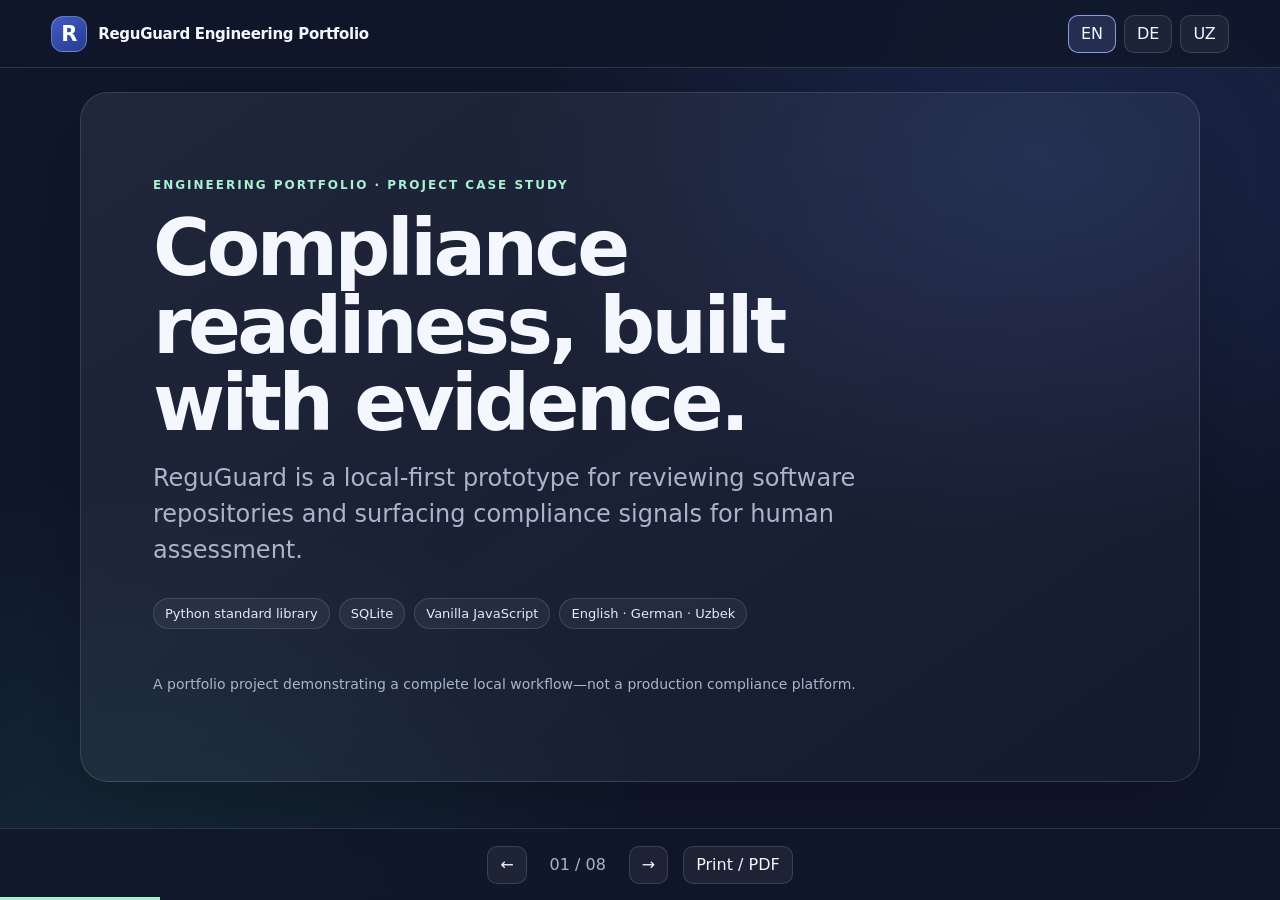
<file: docs/portfolio-presentation.html>
<!doctype html>
<html lang="en">
  <head>
    <meta charset="utf-8">
    <meta name="viewport" content="width=device-width, initial-scale=1">
    <meta name="description" content="A multilingual engineering portfolio case study for the ReguGuard local compliance-readiness MVP.">
    <meta name="theme-color" content="#10172b">
    <title>ReguGuard — Engineering Portfolio</title>
    <style>
      :root {
        color-scheme: dark;
        --ink: #f5f7ff;
        --muted: #aab4ca;
        --line: rgb(255 255 255 / 13%);
        --panel: rgb(255 255 255 / 6%);
        --blue: #a8b8ff;
        --mint: #a7f0d2;
        font-family: "Segoe UI", system-ui, sans-serif;
        font-synthesis: none;
        text-rendering: optimizeLegibility;
      }
      * { box-sizing: border-box; }
      body {
        min-width: 320px;
        min-height: 100vh;
        margin: 0;
        color: var(--ink);
        background:
          radial-gradient(ellipse at 82% 18%, rgb(62 82 164 / 28%), transparent 34rem),
          radial-gradient(ellipse at 10% 100%, rgb(46 131 111 / 17%), transparent 34rem),
          #10172b;
      }
      button, a { font: inherit; }
      button:focus-visible, a:focus-visible { outline: 3px solid var(--mint); outline-offset: 3px; }
      .toolbar {
        position: fixed;
        z-index: 3;
        inset: 0 0 auto;
        display: flex;
        min-height: 68px;
        align-items: center;
        justify-content: space-between;
        gap: 16px;
        padding: 12px clamp(16px, 4vw, 56px);
        border-bottom: 1px solid var(--line);
        background: rgb(16 23 43 / 88%);
        backdrop-filter: blur(14px);
      }
      .brand { display: flex; align-items: center; gap: 11px; font-size: 15px; font-weight: 750; letter-spacing: -.3px; }
      .brand-mark {
        display: grid;
        width: 36px;
        height: 36px;
        place-items: center;
        border: 1px solid rgb(255 255 255 / 28%);
        border-radius: 12px;
        background: linear-gradient(145deg, #415bc2, #253b93);
        color: white;
        font-size: 21px;
        font-weight: 850;
      }
      .controls { display: flex; align-items: center; gap: 8px; }
      .control, .language-button {
        min-height: 38px;
        padding: 8px 12px;
        border: 1px solid var(--line);
        border-radius: 10px;
        background: var(--panel);
        color: var(--ink);
        cursor: pointer;
      }
      .language-button[aria-pressed="true"] { border-color: rgb(168 184 255 / 80%); background: rgb(115 137 226 / 20%); }
      .control:hover, .language-button:hover { background: rgb(255 255 255 / 12%); }
      main { min-height: 100vh; padding: 92px 20px 96px; }
      .deck { position: relative; width: min(1120px, 100%); min-height: min(690px, calc(100vh - 190px)); margin: 0 auto; }
      .slide {
        display: none;
        min-height: min(690px, calc(100vh - 190px));
        padding: clamp(24px, 6vw, 72px);
        overflow: hidden;
        border: 1px solid var(--line);
        border-radius: 28px;
        background: linear-gradient(145deg, rgb(255 255 255 / 7%), rgb(255 255 255 / 2%));
        box-shadow: 0 28px 90px rgb(0 0 0 / 22%);
      }
      .slide.active { display: flex; flex-direction: column; justify-content: center; animation: enter .28s ease-out; }
      @keyframes enter { from { opacity: .35; transform: translateY(8px); } to { opacity: 1; transform: translateY(0); } }
      .eyebrow { margin: 0 0 18px; color: var(--mint); font-size: 12px; font-weight: 750; letter-spacing: 2px; text-transform: uppercase; }
      h1, h2, h3, p { margin-top: 0; }
      h1 { max-width: 820px; margin-bottom: 18px; font-size: clamp(42px, 7vw, 78px); line-height: .99; letter-spacing: -3.5px; }
      h2 { max-width: 880px; margin-bottom: 28px; font-size: clamp(32px, 5vw, 54px); line-height: 1.05; letter-spacing: -2px; }
      h3 { margin-bottom: 8px; font-size: 19px; line-height: 1.25; }
      .lead { max-width: 720px; margin-bottom: 26px; color: var(--muted); font-size: clamp(18px, 2.4vw, 24px); line-height: 1.5; }
      .small { color: var(--muted); font-size: 14px; line-height: 1.6; }
      .tag-row { display: flex; flex-wrap: wrap; gap: 9px; margin: 4px 0 22px; }
      .tag { padding: 7px 11px; border: 1px solid var(--line); border-radius: 999px; background: rgb(255 255 255 / 5%); color: #e4e9fb; font-size: 13px; }
      .grid { display: grid; grid-template-columns: repeat(2, minmax(0, 1fr)); gap: 14px; }
      .grid.three { grid-template-columns: repeat(3, minmax(0, 1fr)); }
      .card { padding: 20px; border: 1px solid var(--line); border-radius: 17px; background: var(--panel); }
      .card p:last-child { margin-bottom: 0; }
      .card p { color: var(--muted); font-size: 15px; line-height: 1.55; }
      .number { display: block; margin-bottom: 10px; color: var(--mint); font-size: 27px; font-weight: 800; letter-spacing: -1px; }
      .flow { display: grid; grid-template-columns: repeat(4, minmax(0, 1fr)); gap: 12px; counter-reset: step; }
      .flow .card { position: relative; min-height: 170px; padding-top: 48px; }
      .flow .card::before {
        counter-increment: step;
        content: "0" counter(step);
        position: absolute;
        inset: 17px auto auto 20px;
        color: var(--mint);
        font-size: 12px;
        font-weight: 800;
        letter-spacing: 1px;
      }
      .architecture { display: grid; grid-template-columns: 1fr auto 1fr auto 1fr; align-items: center; gap: 12px; margin: 10px 0 20px; }
      .arch-box { min-height: 130px; display: flex; flex-direction: column; justify-content: center; padding: 20px; border: 1px solid var(--line); border-radius: 18px; background: var(--panel); }
      .arch-box strong { margin-bottom: 8px; font-size: 18px; }
      .arch-box span { color: var(--muted); font-size: 14px; line-height: 1.5; }
      .arrow { color: var(--mint); font-size: 25px; }
      ul { display: grid; gap: 11px; margin: 0; padding-left: 21px; color: var(--muted); line-height: 1.55; }
      li::marker { color: var(--mint); }
      .callout { margin-top: 18px; padding: 15px 18px; border-left: 3px solid var(--mint); border-radius: 0 12px 12px 0; background: rgb(167 240 210 / 8%); color: #e9fff7; line-height: 1.55; }
      .closing-links { display: flex; flex-wrap: wrap; gap: 12px; margin-top: 22px; }
      .closing-links a { padding: 10px 14px; border: 1px solid var(--line); border-radius: 10px; color: var(--ink); text-decoration: none; }
      .closing-links a:hover { background: var(--panel); }
      .footer-controls {
        position: fixed;
        z-index: 2;
        inset: auto 0 0;
        display: flex;
        min-height: 72px;
        align-items: center;
        justify-content: center;
        gap: 15px;
        border-top: 1px solid var(--line);
        background: rgb(16 23 43 / 88%);
        backdrop-filter: blur(14px);
      }
      #slide-counter { min-width: 72px; color: var(--muted); text-align: center; font-variant-numeric: tabular-nums; }
      .progress { position: fixed; z-index: 4; inset: auto auto 0 0; height: 3px; width: 0; background: var(--mint); transition: width .2s ease; }
      @media (max-width: 720px) {
        .toolbar { min-height: 60px; padding-inline: 12px; }
        .brand { font-size: 13px; }
        .brand-mark { width: 32px; height: 32px; }
        .control, .language-button { min-height: 35px; padding: 6px 9px; font-size: 13px; }
        main { padding: 78px 12px 84px; }
        .deck, .slide { min-height: calc(100vh - 162px); }
        .slide { padding: 28px 22px; border-radius: 20px; }
        h1 { letter-spacing: -2px; }
        h2 { letter-spacing: -1px; }
        .grid, .grid.three, .flow { grid-template-columns: 1fr; }
        .flow .card { min-height: 0; }
        .architecture { grid-template-columns: 1fr; }
        .arch-box { min-height: 92px; }
        .arrow { justify-self: center; transform: rotate(90deg); }
      }
      @media (prefers-reduced-motion: reduce) {
        *, *::before, *::after { animation-duration: .01ms !important; scroll-behavior: auto !important; transition-duration: .01ms !important; }
      }
      @media print {
        @page { size: landscape; margin: 0; }
        :root { color-scheme: light; }
        body { min-width: 0; background: #10172b !important; print-color-adjust: exact; -webkit-print-color-adjust: exact; }
        .toolbar, .footer-controls, .progress { display: none !important; }
        main { padding: 0; }
        .deck { width: auto; min-height: 0; margin: 0; }
        .slide, .slide.active {
          display: flex !important;
          width: 100vw;
          height: 100vh;
          min-height: 0;
          padding: 9vh 9vw;
          border: 0;
          border-radius: 0;
          box-shadow: none;
          break-after: page;
          page-break-after: always;
        }
        .slide:last-child { break-after: auto; page-break-after: auto; }
      }
    </style>
  </head>
  <body>
    <header class="toolbar">
      <div class="brand"><span class="brand-mark" aria-hidden="true">R</span><span>ReguGuard <span id="header-label">Engineering Portfolio</span></span></div>
      <nav class="controls" aria-label="Presentation language">
        <button class="language-button" type="button" data-language="en" aria-pressed="true">EN</button>
        <button class="language-button" type="button" data-language="de" aria-pressed="false">DE</button>
        <button class="language-button" type="button" data-language="uz" aria-pressed="false">UZ</button>
      </nav>
    </header>
    <main>
      <div id="deck" class="deck" aria-live="polite"></div>
    </main>
    <nav class="footer-controls" aria-label="Slide navigation">
      <button id="previous" class="control" type="button" aria-label="Previous slide">←</button>
      <span id="slide-counter" aria-live="polite">01 / 08</span>
      <button id="next" class="control" type="button" aria-label="Next slide">→</button>
      <button id="print" class="control" type="button">Print / PDF</button>
    </nav>
    <div id="progress" class="progress" aria-hidden="true"></div>
    <script>
      const translations = {
        en: {
          header: "Engineering Portfolio",
          previous: "Previous slide", next: "Next slide", print: "Print / PDF",
          slides: [
            {
              eyebrow: "ENGINEERING PORTFOLIO · PROJECT CASE STUDY",
              title: "Compliance readiness, built with evidence.",
              lead: "ReguGuard is a local-first prototype for reviewing software repositories and surfacing compliance signals for human assessment.",
              tags: ["Python standard library", "SQLite", "Vanilla JavaScript", "English · German · Uzbek"],
              note: "A portfolio project demonstrating a complete local workflow—not a production compliance platform."
            },
            {
              eyebrow: "01 · THE PROBLEM",
              title: "Compliance review needs context—not a magic score.",
              cards: [
                ["The challenge", "Repository signals alone do not determine regulatory risk. Intended purpose and who may be affected matter."],
                ["The product choice", "Collect use-case context, inspect code as untrusted text, and keep people responsible for decisions."],
                ["The boundary", "Provide a readiness screen—not legal advice, conformity assessment, or certification."]
              ],
              note: "The scope is deliberately honest about uncertainty and false positives."
            },
            {
              eyebrow: "02 · END-TO-END WORKFLOW",
              title: "From local ZIP to a reviewable report.",
              flow: [
                ["Set up a workspace", "Create the first owner; authenticate with a local account."],
                ["Describe intended use", "Capture sector, users, purpose, and consequential-decision context."],
                ["Scan safely", "Inspect bounded ZIP text files; reject unsafe paths and never execute source."],
                ["Review and report", "Redacted findings, human decisions, audit events, and printable reports."]
              ],
              note: "Raw archive and source files stay in memory during the scan; stored evidence is redacted."
            },
            {
              eyebrow: "03 · SECURITY BY DEFAULT",
              title: "A small prototype with deliberate guardrails.",
              architecture: [
                ["Browser UI", "Three interface languages<br>Session-aware requests"],
                ["Loopback API", "Authentication · roles<br>CSRF and Origin checks"],
                ["Local SQLite", "Workspace-scoped records<br>Hash-chained audit events"]
              ],
              bullets: [
                "Scrypt password hashes; expiring server-side sessions; HttpOnly and SameSite cookies.",
                "ZIP size, entry count, path traversal, symlink, encryption, and expansion limits.",
                "Inactive-member session revocation; audit verification detects chain edits."
              ],
              note: "These local controls are not substitutes for PostgreSQL RLS, a security review, or managed production infrastructure."
            },
            {
              eyebrow: "04 · IMPLEMENTATION",
              title: "Lean dependencies. Explicit boundaries.",
              cards: [
                ["Backend", "Python standard library HTTP server, SQLite, ZIP inspection, deterministic rules."],
                ["Frontend", "Semantic HTML, responsive CSS, vanilla JavaScript, in-app EN / DE / UZ localization."],
                ["Quality", "Standard-library unit and HTTP tests; Python compilation; JavaScript syntax checks in CI."]
              ],
              callout: "No LLM provider or third-party runtime dependency. Analysis is predictable, limited, and not a full audit.",
              note: "The technology is intentionally a local MVP; it does not claim to implement the planned enterprise stack."
            },
            {
              eyebrow: "05 · VERIFICATION",
              title: "Test the behavior that can fail.",
              cards: [
                ["15 automated tests", "Analysis, redaction, ZIP protections, migration, authentication, and API workflows."],
                ["Tenant and role checks", "Cross-workspace access, auditor permissions, admin boundaries, and revoked sessions."],
                ["Evidence and reports", "Human review, localized printable HTML, SHA-256 metadata, and audit tamper detection."]
              ],
              callout: "Observed in browser: workspace setup, admin sign-in and role UI, synthetic ZIP scan, German report.",
              note: "Passing local tests demonstrates tested prototype behavior; it does not establish production readiness or regulatory compliance."
            },
            {
              eyebrow: "06 · HONEST LIMITATIONS",
              title: "Useful prototype. Not a production release.",
              bullets: [
                "No Java/Spring + React enterprise deployment, PostgreSQL RLS, MFA/OIDC, or encrypted object storage.",
                "No verified legal knowledge base, validated PII benchmark, PDF/A generation, or independent penetration test.",
                "Regex detection can miss issues and produce false positives; redaction is not anonymisation.",
                "Loopback-only local server. Never upload confidential, customer, or real personal data."
              ],
              note: "A portfolio presentation should make these constraints visible rather than imply certification or full legal coverage."
            },
            {
              eyebrow: "07 · NEXT MILESTONES",
              title: "A responsible path from demo to product.",
              cards: [
                ["Architecture", "Introduce Spring API, isolated Python worker, PostgreSQL with independently tested tenant RLS."],
                ["Evidence quality", "Curate a legally reviewed knowledge base and measure PII precision / recall on a documented benchmark."],
                ["Operations", "Add MFA/OIDC, secrets and key management, backup/restore drills, monitoring, and threat-modelled deployment."]
              ],
              closing: "A clear engineering story: privacy-first defaults, testable controls, and honest product boundaries.",
              links: [["Run locally", "../README.md"], ["Technical brief", "../ReguGuard%20AI%20%E2%80%94%20Texnik%20vazifa%20(TZ)%20v1.0.md"]]
            }
          ]
        },
        de: {
          header: "Engineering-Portfolio",
          previous: "Vorherige Folie", next: "Nächste Folie", print: "Drucken / PDF",
          slides: [
            {
              eyebrow: "ENGINEERING-PORTFOLIO · PROJEKTPORTRÄT",
              title: "Compliance Readiness – mit nachvollziehbaren Belegen.",
              lead: "ReguGuard ist ein Local-first-Prototyp, der Software-Repositories prüft und Hinweise für die menschliche Bewertung aufbereitet.",
              tags: ["Python-Standardbibliothek", "SQLite", "Vanilla JavaScript", "Englisch · Deutsch · Usbekisch"],
              note: "Ein Portfolio-Projekt mit einem vollständigen lokalen Ablauf – keine produktive Compliance-Plattform."
            },
            {
              eyebrow: "01 · DIE HERAUSFORDERUNG",
              title: "Compliance braucht Kontext – keinen magischen Score.",
              cards: [
                ["Die Herausforderung", "Repository-Signale allein bestimmen kein regulatorisches Risiko. Verwendungszweck und betroffene Personen sind entscheidend."],
                ["Die Produktentscheidung", "Use-Case-Kontext erfassen, Code als nicht vertrauenswürdigen Text prüfen und Menschen entscheiden lassen."],
                ["Die Grenze", "Eine indikative Bereitschaftsprüfung anbieten – keine Rechtsberatung, Konformitätsbewertung oder Zertifizierung."]
              ],
              note: "Der Umfang benennt Unsicherheiten und mögliche Fehlalarme ausdrücklich."
            },
            {
              eyebrow: "02 · DURCHGÄNGIGER ABLAUF",
              title: "Vom lokalen ZIP zum prüfbaren Bericht.",
              flow: [
                ["Arbeitsbereich einrichten", "Ersten Owner anlegen und mit lokalem Konto anmelden."],
                ["Verwendungszweck beschreiben", "Branche, Nutzer, Zweck und Einfluss auf folgenreiche Entscheidungen erfassen."],
                ["Sicher prüfen", "Begrenzte ZIP-Textdateien untersuchen; unsichere Pfade ablehnen und Quellcode nie ausführen."],
                ["Prüfen und berichten", "Redigierte Hinweise, menschliche Entscheidungen, Audit-Ereignisse und druckbare Berichte."]
              ],
              note: "Archiv und Quelldateien bleiben während des Scans im Arbeitsspeicher; gespeicherte Nachweise sind redigiert."
            },
            {
              eyebrow: "03 · SICHERHEIT ALS STANDARD",
              title: "Ein kleiner Prototyp mit bewussten Schutzmaßnahmen.",
              architecture: [
                ["Browser-Oberfläche", "Drei Sprachen<br>Sitzungsbewusste Anfragen"],
                ["Loopback-API", "Anmeldung · Rollen<br>CSRF- und Origin-Prüfung"],
                ["Lokales SQLite", "Arbeitsbereichsdaten<br>Hash-verkettetes Audit"]
              ],
              bullets: [
                "Scrypt-Passworthashes; ablaufende serverseitige Sitzungen; HttpOnly- und SameSite-Cookies.",
                "Grenzen für ZIP-Größe, Einträge, Pfade, Symlinks, Verschlüsselung und Entpackvolumen.",
                "Beim Deaktivieren werden Sitzungen beendet; die Audit-Prüfung erkennt Änderungen an der Kette."
              ],
              note: "Lokale Schutzmaßnahmen ersetzen weder PostgreSQL-RLS noch ein Security Review oder verwaltete Produktionsinfrastruktur."
            },
            {
              eyebrow: "04 · UMSETZUNG",
              title: "Wenige Abhängigkeiten. Klare Grenzen.",
              cards: [
                ["Backend", "Python-Standardbibliothek für HTTP, SQLite, ZIP-Prüfung und deterministische Regeln."],
                ["Frontend", "Semantisches HTML, responsives CSS, Vanilla JavaScript und Lokalisierung in EN / DE / UZ."],
                ["Qualität", "Unit- und HTTP-Tests ohne Zusatzpakete; Python-Compile- und JavaScript-Syntaxprüfung in CI."]
              ],
              callout: "Kein LLM-Anbieter und keine externen Laufzeitpakete. Die Analyse ist reproduzierbar, begrenzt und kein vollständiges Audit.",
              note: "Die Lösung ist bewusst ein lokales MVP und behauptet nicht, den geplanten Enterprise-Stack umzusetzen."
            },
            {
              eyebrow: "05 · VERIFIZIERUNG",
              title: "Tests für die entscheidenden Fehlerfälle.",
              cards: [
                ["15 automatisierte Tests", "Analyse, Redigierung, ZIP-Schutz, Migration, Anmeldung und API-Abläufe."],
                ["Mandanten und Rollen", "Mandantenübergreifender Zugriff, Auditor-Rechte, Admin-Grenzen und beendete Sitzungen."],
                ["Nachweise und Berichte", "Menschliche Prüfung, druckbares HTML in mehreren Sprachen, SHA-256-Metadaten und Audit-Manipulationserkennung."]
              ],
              callout: "Im Browser geprüft: Arbeitsbereich, Admin-Anmeldung und Rollenoberfläche, synthetischer ZIP-Scan und deutscher Bericht.",
              note: "Grüne lokale Tests belegen getestetes Prototypverhalten, aber keine Produktionsreife oder Rechtskonformität."
            },
            {
              eyebrow: "06 · TRANSPARENTE GRENZEN",
              title: "Nützlicher Prototyp. Kein Produktiv-Release.",
              bullets: [
                "Kein Java/Spring- und React-Enterprisebetrieb, keine PostgreSQL-RLS, MFA/OIDC oder verschlüsselte Objektspeicherung.",
                "Keine verifizierte Rechtsdatenbank, kein validierter PII-Benchmark, keine PDF/A-Erzeugung und kein unabhängiger Penetrationstest.",
                "Regex-Erkennung kann Befunde übersehen und Fehlalarme erzeugen; Redigierung ist keine Anonymisierung.",
                "Nur lokal erreichbar. Keine vertraulichen, Kunden- oder echten personenbezogenen Daten hochladen."
              ],
              note: "Ein verantwortungsvolles Portfolio macht Einschränkungen sichtbar, statt Zertifizierung oder vollständige Rechtsabdeckung anzudeuten."
            },
            {
              eyebrow: "07 · NÄCHSTE ETAPPEN",
              title: "Verantwortungsvoller Weg vom Demo zum Produkt.",
              cards: [
                ["Architektur", "Spring-API, isolierter Python-Worker und PostgreSQL mit unabhängig getesteter Mandanten-RLS einführen."],
                ["Qualität der Belege", "Juristisch geprüfte Wissensbasis pflegen und PII-Präzision / Recall mit einem dokumentierten Benchmark messen."],
                ["Betrieb", "MFA/OIDC, Secret- und Schlüsselverwaltung, Backup-/Restore-Übungen, Monitoring und Threat-Model ergänzen."]
              ],
              closing: "Eine klare Engineering-Erzählung: Datenschutz als Standard, prüfbare Kontrollen und ehrliche Produktgrenzen.",
              links: [["Lokal starten", "../README.md"], ["Technische Spezifikation", "../ReguGuard%20AI%20%E2%80%94%20Texnik%20vazifa%20(TZ)%20v1.0.md"]]
            }
          ]
        },
        uz: {
          header: "Muhandislik portfoliolari",
          previous: "Oldingi slayd", next: "Keyingi slayd", print: "Chop etish / PDF",
          slides: [
            {
              eyebrow: "MUHANDISLIK PORTFOLIOSI · LOYIHA TAQDIMOTI",
              title: "Muvofiqlikka tayyorgarlik — dalillar asosida.",
              lead: "ReguGuard — dasturiy repozitoriylarni mahalliy tekshiradigan va inson ko‘rib chiqishi uchun muvofiqlik belgilarini jamlaydigan prototip.",
              tags: ["Python standart kutubxonasi", "SQLite", "Vanilla JavaScript", "English · Deutsch · O‘zbekcha"],
              note: "Bu portfolio loyihasi to‘liq mahalliy jarayonni namoyish etadi; production muvofiqlik platformasi emas."
            },
            {
              eyebrow: "01 · MUAMMO",
              title: "Muvofiqlik tekshiruvi sehrli ball emas, kontekst talab qiladi.",
              cards: [
                ["Muammo", "Faqat repozitoriy signallari qonuniy xavfni aniqlamaydi. Foydalanish maqsadi va ta’sirlanadigan odamlar muhim."],
                ["Mahsulot qarori", "Use-case kontekstini yig‘ish, kodni ishonchsiz matn sifatida tekshirish va qarorni insonga qoldirish."],
                ["Chegara", "Dastlabki tayyorgarlik bahosini berish; yuridik maslahat, rasmiy baholash yoki sertifikat emas."]
              ],
              note: "Loyiha doirasi noaniqlik va noto‘g‘ri ijobiy natijalarni yashirmaydi."
            },
            {
              eyebrow: "02 · TO‘LIQ ISH JARAYONI",
              title: "Mahalliy ZIP’dan inson tekshiradigan hisobotgacha.",
              flow: [
                ["Ish maydonini sozlash", "Birinchi owner hisobini yaratish va mahalliy akkaunt bilan kirish."],
                ["Foydalanish maqsadini kiriting", "Soha, foydalanuvchilar, maqsad va muhim qarorlarga ta’sirini qayd etish."],
                ["Xavfsiz skan", "Hajmi cheklangan ZIP matnlarini tekshirish; xavfli yo‘llarni rad etish va kodni hech qachon bajarmaslik."],
                ["Tekshirish va hisobot", "Redaksiyalangan topilmalar, inson qarori, audit voqealari va chop etiladigan hisobot."]
              ],
              note: "Arxiv va manba fayllari skan vaqtida xotirada qoladi; saqlanadigan dalillar redaksiyalanadi."
            },
            {
              eyebrow: "03 · XAVFSIZLIK ODATIY HOLATDA",
              title: "Aniq himoya choralari bor ixcham prototip.",
              architecture: [
                ["Brauzer interfeysi", "Uchta til<br>Sessiyani hisobga olgan so‘rovlar"],
                ["Loopback API", "Kirish · rollar<br>CSRF va Origin tekshiruvi"],
                ["Mahalliy SQLite", "Ish maydoni ma’lumotlari<br>Xesh-zanjirli audit"]
              ],
              bullets: [
                "Scrypt parol xeshlari; muddati tugaydigan server sessiyalari; HttpOnly va SameSite cookie’lari.",
                "ZIP hajmi, fayl soni, yo‘llar, symlink, shifrlash va arxiv ochilish hajmi bo‘yicha limitlar.",
                "A’zo faolsizlantirilganda sessiyalar bekor qilinadi; audit tekshiruvi zanjir o‘zgarishini aniqlaydi."
              ],
              note: "Mahalliy himoya PostgreSQL RLS, mustaqil xavfsizlik ko‘rigi yoki boshqariladigan production infratuzilmasini almashtirmaydi."
            },
            {
              eyebrow: "04 · AMALGA OSHIRISH",
              title: "Kam bog‘liqlik. Aniq chegaralar.",
              cards: [
                ["Backend", "Python standart kutubxonasidagi HTTP server, SQLite, ZIP tekshiruvi va deterministik qoidalar."],
                ["Frontend", "Semantik HTML, moslashuvchan CSS, Vanilla JavaScript, EN / DE / UZ lokalizatsiyasi."],
                ["Sifat", "Standart kutubxonadagi unit va HTTP testlari; CI’da Python kompilyatsiyasi va JavaScript sintaksisi."]
              ],
              callout: "LLM provayderi va tashqi ishga tushish bog‘liqliklari yo‘q. Tahlil takrorlanuvchi, cheklangan va to‘liq audit emas.",
              note: "Yechim ataylab mahalliy MVP qilib qurilgan; rejalashtirilgan enterprise stack bajarildi deb da’vo qilinmaydi."
            },
            {
              eyebrow: "05 · TEKSHIRUV",
              title: "Muhim nosozlik holatlarini sinash.",
              cards: [
                ["15 ta avtomatik test", "Tahlil, redaksiya, ZIP himoyasi, migratsiya, autentifikatsiya va API jarayonlari."],
                ["Tenant va rollar", "Tenantlararo kirish, auditor huquqlari, admin cheklovlari va bekor qilingan sessiyalar."],
                ["Dalil va hisobot", "Inson tekshiruvi, lokalizatsiyalangan HTML hisobot, SHA-256 metadata va audit buzilishini aniqlash."]
              ],
              callout: "Brauzerda tekshirildi: ish maydonini sozlash, admin kirishi va rollar, sintetik ZIP skani, nemischa hisobot.",
              note: "Mahalliy testlarning o‘tishi sinovdan o‘tgan prototip xatti-harakatini ko‘rsatadi, production tayyorligi yoki qonuniy muvofiqlikni emas."
            },
            {
              eyebrow: "06 · OCHIQ CHEKLOVLAR",
              title: "Foydali prototip. Production relizi emas.",
              bullets: [
                "Java/Spring va React enterprise yechimi, PostgreSQL RLS, MFA/OIDC hamda shifrlangan obyekt saqlash yo‘q.",
                "Tasdiqlangan qonun bazasi, validatsiyalangan PII benchmarki, PDF/A yoki mustaqil pentest yo‘q.",
                "Regex tekshiruvi muammolarni o‘tkazib yuborishi yoki noto‘g‘ri topilmalar berishi mumkin; redaksiya anonimlashtirish emas.",
                "Faqat mahalliy kompyuterda ishlaydi. Maxfiy, mijozga tegishli yoki haqiqiy shaxsiy ma’lumot yuklamang."
              ],
              note: "Mas’uliyatli portfolio sertifikat yoki qonuniy qamrov haqida ortiqcha va’da bermay, cheklovlarni ochiq ko‘rsatadi."
            },
            {
              eyebrow: "07 · KEYINGI BOSQICHLAR",
              title: "Demo’dan mahsulotga mas’uliyatli yo‘l.",
              cards: [
                ["Arxitektura", "Spring API, izolyatsiyalangan Python worker va mustaqil sinovdan o‘tgan tenant RLS’li PostgreSQL."],
                ["Dalil sifati", "Yurist ko‘rib chiqqan bilim bazasi; hujjatlashtirilgan benchmarkda PII precision / recall o‘lchovi."],
                ["Ekspluatatsiya", "MFA/OIDC, maxfiy kalitlar boshqaruvi, backup/restore mashqlari, monitoring va tahdid modeli."]
              ],
              closing: "Aniq muhandislik hikoyasi: maxfiylik birlamchi, nazoratlar tekshiriladigan va mahsulot chegaralari rostgo‘y.",
              links: [["Mahalliy ishga tushirish", "../README.md"], ["Texnik vazifa", "../ReguGuard%20AI%20%E2%80%94%20Texnik%20vazifa%20(TZ)%20v1.0.md"]]
            }
          ]
        }
      };

      const deck = document.querySelector("#deck");
      const counter = document.querySelector("#slide-counter");
      const progress = document.querySelector("#progress");
      const languageButtons = [...document.querySelectorAll("[data-language]")];
      let language = "en";
      let current = 0;

      function escapeHtml(value) {
        return String(value).replace(/[&<>"']/g, (character) => ({
          "&": "&amp;", "<": "&lt;", ">": "&gt;", '"': "&quot;", "'": "&#39;",
        })[character]);
      }

      function renderCard([title, body]) {
        return `<article class="card"><h3>${escapeHtml(title)}</h3><p>${escapeHtml(body)}</p></article>`;
      }

      function renderSlide(slide, index) {
        const content = [
          `<p class="eyebrow">${escapeHtml(slide.eyebrow)}</p>`,
          `<h${index === 0 ? 1 : 2}>${escapeHtml(slide.title)}</h${index === 0 ? 1 : 2}>`,
        ];
        if (slide.lead) content.push(`<p class="lead">${escapeHtml(slide.lead)}</p>`);
        if (slide.tags) content.push(`<div class="tag-row">${slide.tags.map((tag) => `<span class="tag">${escapeHtml(tag)}</span>`).join("")}</div>`);
        if (slide.cards) content.push(`<div class="grid${slide.cards.length === 3 ? " three" : ""}">${slide.cards.map(renderCard).join("")}</div>`);
        if (slide.flow) content.push(`<div class="flow">${slide.flow.map(renderCard).join("")}</div>`);
        if (slide.architecture) content.push(`<div class="architecture">${slide.architecture.map(([title, body], itemIndex) => `${itemIndex ? '<span class="arrow" aria-hidden="true">→</span>' : ""}<div class="arch-box"><strong>${escapeHtml(title)}</strong><span>${body}</span></div>`).join("")}</div>`);
        if (slide.bullets) content.push(`<ul>${slide.bullets.map((item) => `<li>${escapeHtml(item)}</li>`).join("")}</ul>`);
        if (slide.callout) content.push(`<p class="callout">${escapeHtml(slide.callout)}</p>`);
        if (slide.closing) content.push(`<p class="lead" style="margin-top:24px">${escapeHtml(slide.closing)}</p>`);
        if (slide.links) content.push(`<div class="closing-links">${slide.links.map(([label, href]) => `<a href="${escapeHtml(href)}">${escapeHtml(label)} ↗</a>`).join("")}</div>`);
        if (slide.note) content.push(`<p class="small" style="margin:22px 0 0">${escapeHtml(slide.note)}</p>`);
        return `<section class="slide${index === current ? " active" : ""}" aria-label="${index + 1}">${content.join("")}</section>`;
      }

      function update() {
        const copy = translations[language];
        document.documentElement.lang = language;
        document.title = `ReguGuard — ${copy.header}`;
        document.querySelector("#header-label").textContent = copy.header;
        document.querySelector("#previous").setAttribute("aria-label", copy.previous);
        document.querySelector("#next").setAttribute("aria-label", copy.next);
        document.querySelector("#print").textContent = copy.print;
        languageButtons.forEach((button) => button.setAttribute("aria-pressed", String(button.dataset.language === language)));
        deck.innerHTML = copy.slides.map(renderSlide).join("");
        const number = String(current + 1).padStart(2, "0");
        counter.textContent = `${number} / ${String(copy.slides.length).padStart(2, "0")}`;
        progress.style.width = `${((current + 1) / copy.slides.length) * 100}%`;
      }

      function navigate(delta) {
        current = Math.max(0, Math.min(translations[language].slides.length - 1, current + delta));
        update();
      }

      languageButtons.forEach((button) => button.addEventListener("click", () => {
        language = button.dataset.language;
        update();
      }));
      document.querySelector("#previous").addEventListener("click", () => navigate(-1));
      document.querySelector("#next").addEventListener("click", () => navigate(1));
      document.querySelector("#print").addEventListener("click", () => window.print());
      document.addEventListener("keydown", (event) => {
        if (event.altKey || event.ctrlKey || event.metaKey) return;
        if (event.key === "ArrowRight" || event.key === "PageDown" || event.key === " ") {
          event.preventDefault();
          navigate(1);
        } else if (event.key === "ArrowLeft" || event.key === "PageUp") {
          event.preventDefault();
          navigate(-1);
        } else if (event.key === "Home") {
          current = 0;
          update();
        } else if (event.key === "End") {
          current = translations[language].slides.length - 1;
          update();
        }
      });
      update();
    </script>
  </body>
</html>
</file>
